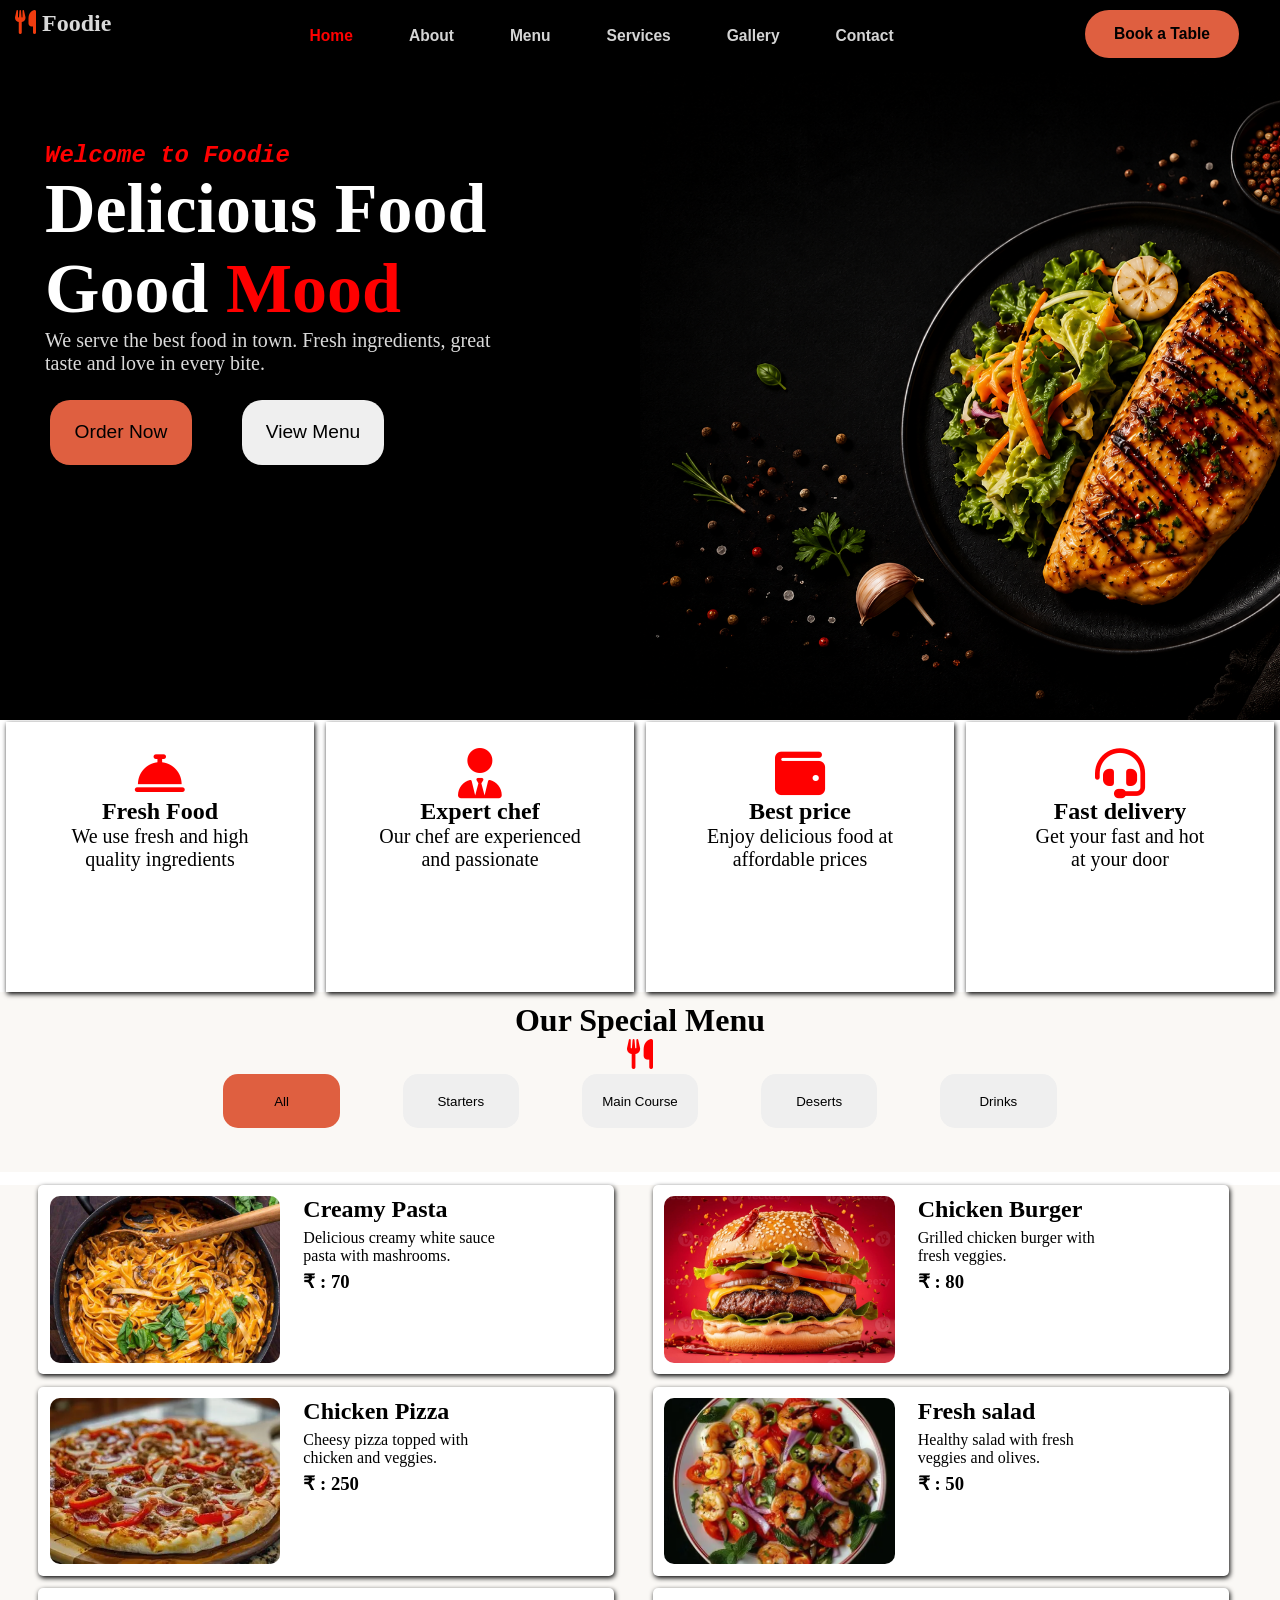
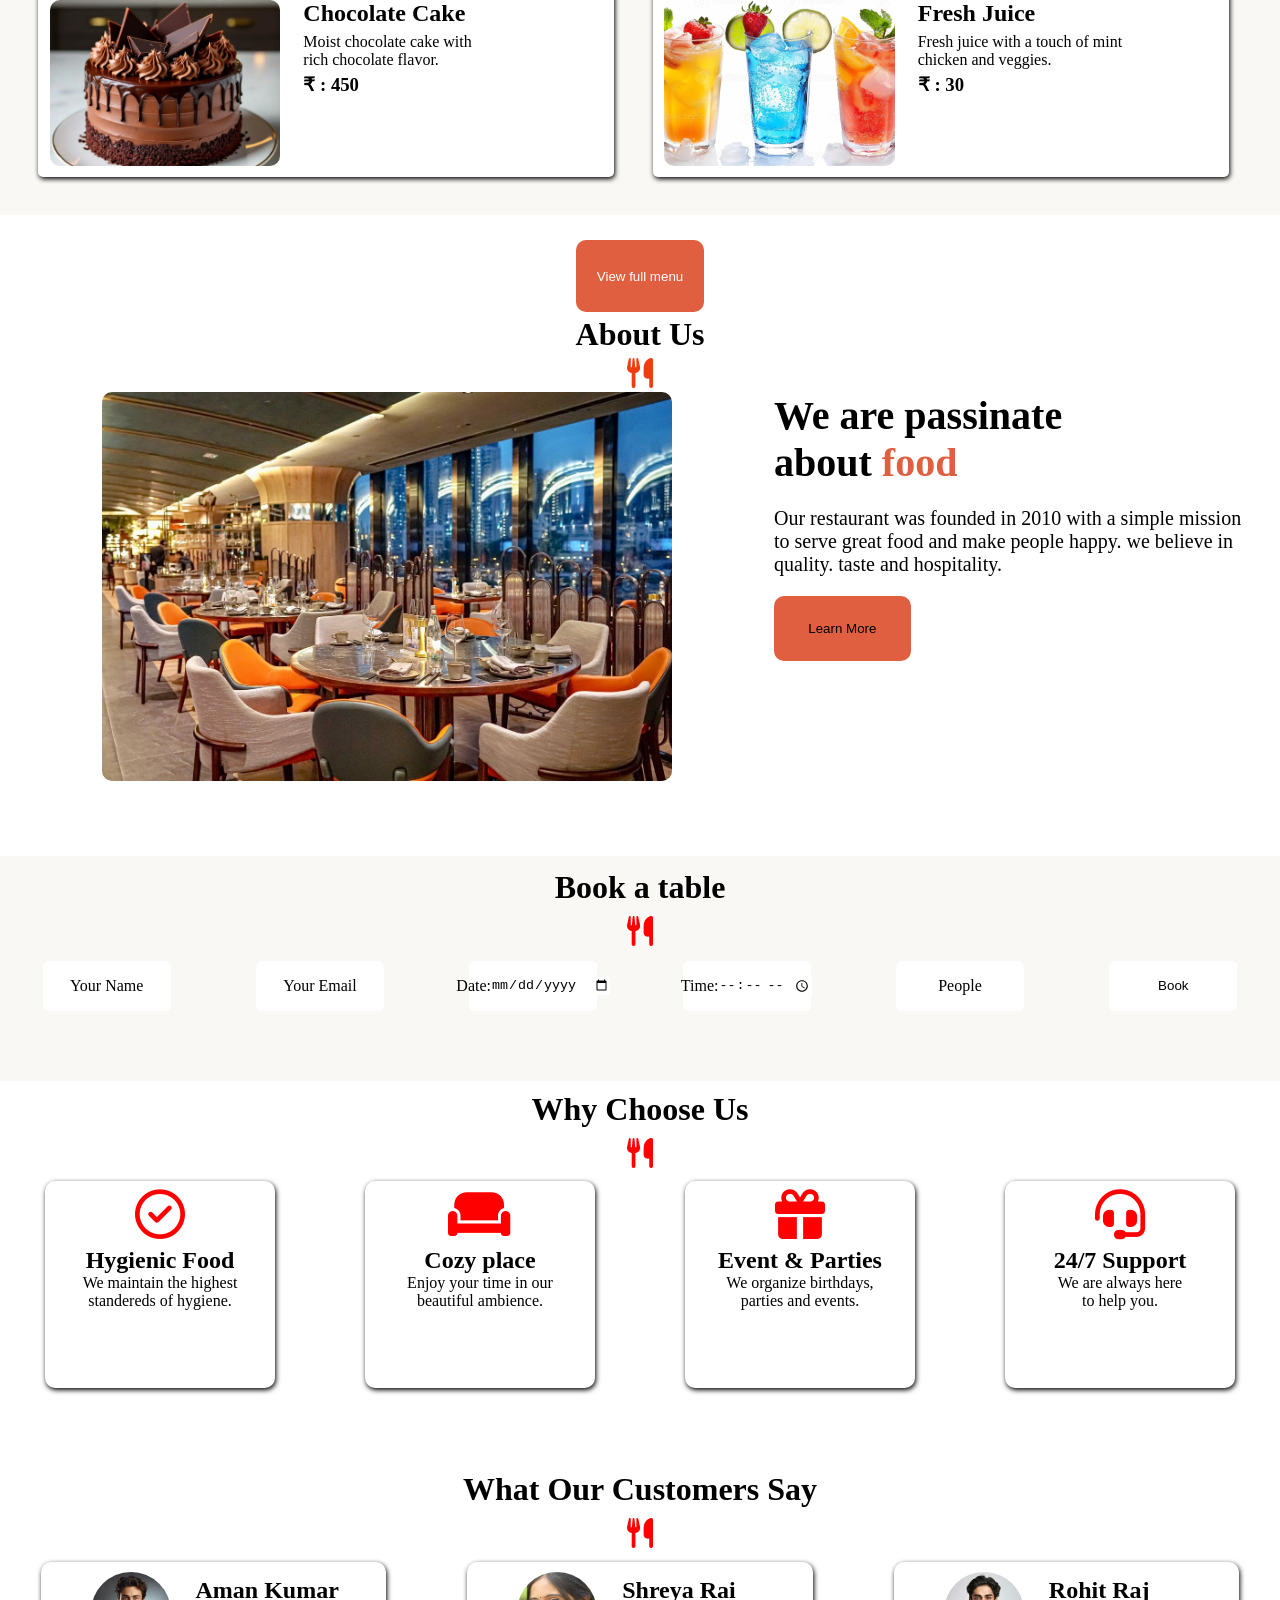
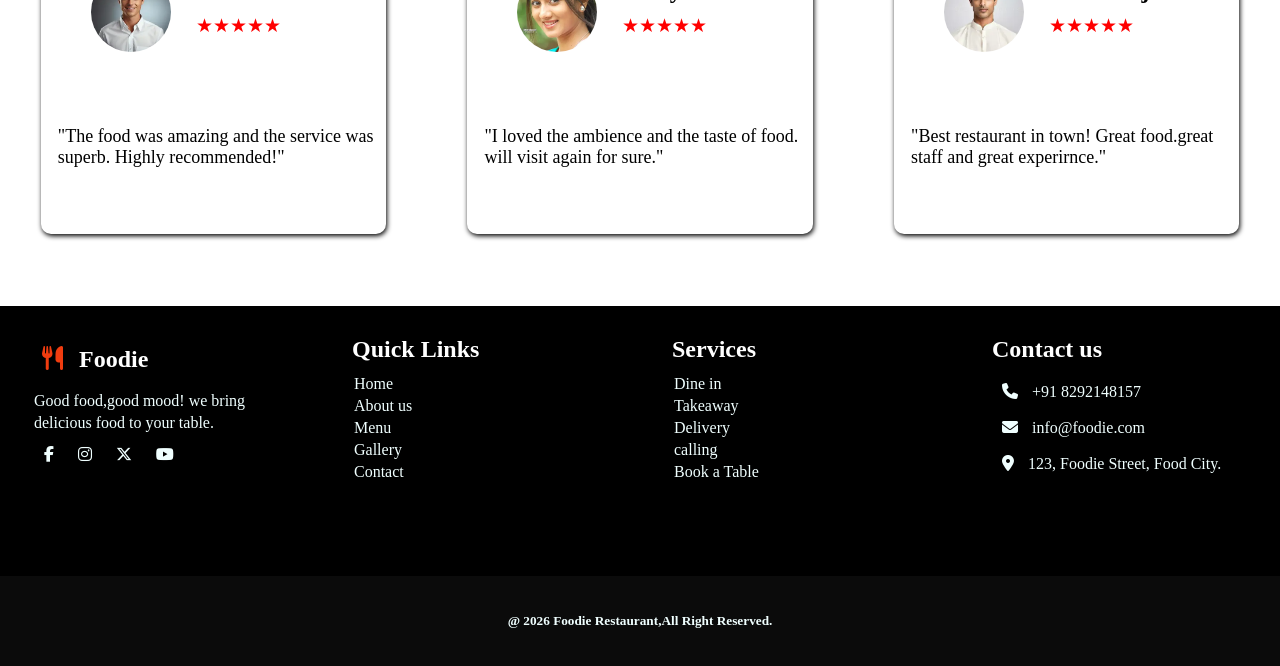
<file: index.html>
<!DOCTYPE html>
<html lang="en">
<head>
    <meta charset="UTF-8">
    <meta name="viewport" content="width=device-width, initial-scale=1.0">
    <title>Restaurant</title>
    <link rel="stylesheet" href="restro.css">
    <link rel="stylesheet" href="https://cdnjs.cloudflare.com/ajax/libs/font-awesome/6.5.2/css/all.min.css">
</head>
<body>
    <div id="main">
        <div id="header">
            <div id="box1">
                <h2><i class="fa-solid fa-utensils"></i>
                Foodie</h2>
            </div>
            <div id="box2">
                <button style="border: none;" class="clas"><h3 style="color:red ;background-color: black;">Home</h3></button>
                <button style="border: none;" class="clas"><h3 style="background-color: black; color:rgba(255, 255, 255, 0.831) ">About</h3></button>
                <button style="border: none;" class="clas"><h3 style="background-color: black; color:rgba(255, 255, 255, 0.831) ">Menu</h3></button>
                <button style="border: none;" class="clas"><h3 style="background-color: black; color:rgba(255, 255, 255, 0.831) ">Services</h3></button>
                <button style="border: none;" class="clas"><h3 style="background-color: black; color:rgba(255, 255, 255, 0.831) ">Gallery</h3></button>
                <button style="border: none;" class="clas"><h3 style="background-color: black; color:rgba(255, 255, 255, 0.831) ">Contact</h3></button>
            </div>
            <div id="box3">
                <button style="border: none;" id="box4"><h3>Book a Table</h3></button>
            </div>
        </div>
        <div id="fakeheader"></div>
        <div id="hero">
            <div id="part1">
                <h2 style="color: rgb(255, 0, 0);">Welcome to Foodie</h2>
                <h1 style="color: rgba(255, 255, 255);"> Delicious Food</h1>
                <h1><span style="color: rgba(255, 255, 255);">Good</span> <span style="color:rgba(255,0, 0);">Mood</span></h1>
                <p style="color: rgba(255, 255, 255, 0.854);">We serve the best food in town. Fresh ingredients, great</p>
                 <p style="color: rgba(255, 255, 255, 0.854);">taste and love in every bite.</p>
                 <div id="buy">
            <button style="border: none;" id="order">Order Now</button>
            <button style="border: none; color: black;" id="menu" >View Menu</button>
            </div>
            </div>
            <div id="part2">
                <img src="prooimg.png" alt="">
            </div>
        </div>
        <div id="best">
            <div class="quality">
                <i style="color: red; font-size:50px;" class="fa-solid fa-bell-concierge"></i>
                <h2>Fresh Food</h2>
                <p>We use fresh and high</p>
                <p> quality ingredients</p>
            </div>
            <div class="quality">
                <i style="color: red; font-size:50px;" class="fa-solid fa-user-tie"></i>
                <h2>Expert chef</h2>
                <p>Our chef are experienced</p>
                <p>and passionate</p>
            </div>
            <div class="quality">
                <i style="color: red; font-size:50px;" class="fa-solid fa-wallet"></i>
                <h2>Best price</h2>
                <p>Enjoy delicious food at</p>
                <p>affordable prices</p>
            </div>
            <div class="quality">
                <i style="color: red; font-size:50px;" class="fa-solid fa-headset"></i>
                <h2>Fast delivery</h2>
                <p>Get your fast and hot</p>
                <p> at your door</p>
            </div>
        </div>
        <div id="special">
            <h1 style="text-align: center; padding-top: 10px; ">Our Special Menu </h1>
            <i class="fa-solid fa-utensils"></i>
            <div id="speciall">
                <button style="background-color:rgb(223, 95, 64) ;border: none;" class="items">All</button>
                <button style="border: none;" class="items">Starters</button>
                <button style="border: none;" class="items">Main Course</button>
                <button style="border: none;" class="items">Deserts</button>
                <button style="border: none;" class="items">Drinks</button>
            </div>
        </div>
        <div id="food">
            <div id="foods">
                <div id="type">
                    <div class="image">
                       <img src="spicy-creamy-mushroom-pasta-recipe-3-720x900.jpg" alt="">
                    </div>
                    <div class="name">
                        <h2>Creamy Pasta</h2>
                       <p> Delicious creamy white sauce </p>
                       <p>pasta with mashrooms.</p>
                       <h3>&#8377; : 70</h3>
                    </div>
                </div>
                <div id="type">
                    <div class="image">
                       <img src="spicy-gourmet-burger-with-chili-peppers-delicious-fast-food-photo.jpg" alt="">
                    </div>
                    <div class="name">
                        <h2>Chicken Burger</h2>
                       <p> Grilled chicken burger with </p>
                       <p>fresh veggies.</p>
                       <h3>&#8377; : 80</h3>
                    </div>
                </div>
            </div>
            <div id="foods">
                <div id="type">
                    <div class="image">
                       <img src="OIP.webp" alt="">
                    </div>
                    <div class="name">
                        <h2>Chicken Pizza</h2>
                       <p> Cheesy pizza topped with  </p>
                       <p>chicken and veggies.</p>
                       <h3>&#8377; : 250</h3>
                    </div>
                </div>
                <div id="type">
                    <div class="image">
                       <img src="OIP (1).webp" alt="">
                    </div>
                    <div class="name">
                        <h2>Fresh salad</h2>
                       <p> Healthy salad with fresh   </p>
                       <p>veggies and olives.</p>
                       <h3>&#8377; : 50</h3>
                    </div>
                </div>
            </div>
            <div id="foods">
                <div id="type">
                    <div class="image">
                       <img src="a_hyperrealistic_decadent_chocolate_cake--1--pnp7e.webp" alt="">
                    </div>
                    <div class="name">
                        <h2>Chocolate Cake</h2>
                       <p>Moist chocolate cake with</p>
                       <p>rich chocolate flavor.</p>
                       <h3>&#8377; : 450</h3>
                    </div>
                </div>
                <div id="type">
                    <div class="image">
                       <img src="ai-generated-pictures-of-delicious-and-beautiful-drinks-photo.jpg" alt="">
                    </div>
                    <div class="name">
                        <h2>Fresh Juice</h2>
                       <p>Fresh juice with a touch of mint</p>
                       <p>chicken and veggies.</p>
                       <h3>&#8377; : 30</h3>
                    </div>
                </div>
            </div>
        </div>
        <button style="border: none;" id="fulmenu">View full menu</button>
        <div id="about">
            <h1 style="text-align: center;">About Us</h1>
            <i style="padding-left: 49%; padding-top: 5px;font-size: 30px;" class="fa-solid fa-utensils"></i>
            <div id="room">
                <div id="fig">
                    <img src="caption.jpg" alt="">
                </div>
                <div id="passion">
                    <h2>We are passinate</h2>
                    <h2 style="padding-bottom: 4%;"><span>about</span> <span style="color:rgb(223, 95, 64) ;">food</span></h2>
                    <p>Our restaurant was founded in 2010 with a simple mission</p>
                    <p>to serve great food and make people happy. we believe in</p>
                    <p style="padding-bottom: 4%;">quality. taste and hospitality.</p> 
                    <button style="border: none;" id="learn">Learn More</button>
                </div>
            </div>
        </div>
        <div id="table">
            <h1 style="padding-top: 1%; text-align: center;">Book a table</h1>
            <i class="fa-solid fa-utensils"></i>
            <div id="booktable">
                <div  class="book">Your Name</div>
                <div class="book">Your Email</div>
                <div class="book" >
                    Date:
                    <input style="border: none;" type="date" placeholder="Date">
                </div>
                <div class="book">
                    Time:
                    <input style="border: none;" type="time" placeholder="time">
                </div>
                <div class="book">
                    People   
                </div>
                <button style="border: none;" class="book">Book</button>
            </div>
        </div>
        <div id="choose">
                <h1>Why Choose Us</h1>
                <i class="fa-solid fa-utensils"></i>
                <div id="chose">
                    <div id="specility">
                        <i class="fa-regular fa-circle-check"></i>
                        <h2>Hygienic Food</h2>
                        <p>We maintain the highest</p>
                        <p>standereds of hygiene.</p>
                    </div>
                    <div id="specility">
                        <i class="fa-solid fa-couch"></i>
                        <h2>Cozy place</h2>
                        <p>Enjoy your time in our</p>
                         <p>beautiful ambience.</p>   
                    </div>
                    <div id="specility">
                        <i class="fa-solid fa-gift"></i>
                        <h2>Event &amp; Parties</h2>
                        <p>We organize birthdays,</p>
                        <p>parties and events.</p>
                    </div>
                    <div id="specility">
                         <i class="fa-solid fa-headset"></i>
                        <h2>24/7 Support</h2>
                        <p>We are always here</p>
                        <p>to help you.</p>
                    </div>
                </div>
            </div>
            <div id="customer">
                <h1>What Our Customers Say</h1>
                <i class="fa-solid fa-utensils"></i>
                <div id="customers">
                    <div id="specilities">
                        <div id="people">
                            <div id="face">
                                <img src="OIP (2).webp" alt="">
                            </div>
                            <div id="star">
                                 <h2>Aman Kumar</h2>
                                <p style="color: red;font-size: larger;">&#9733;&#9733;&#9733;&#9733;&#9733;</p>
                            </div>
                        </div>
                        <div id="openioun">
                            <p>"The food was amazing and the service was</p>
                            <p>superb. Highly recommended!"</p>
                        </div>
                    </div>
                    <div id="specilities">
                        <div id="people">
                            <div id="face">
                                <img src="OIP (3).webp" alt="">
                            </div>
                            <div id="star">
                                 <h2>Shreya Rai</h2>
                                <p style="color: red;font-size: larger;">&#9733;&#9733;&#9733;&#9733;&#9733;</p>
                            </div>
                        </div>
                        <div id="openioun">
                            <p>"I loved the ambience and the taste of food.</p>
                            <p> will visit again for sure."</p>
                        </div>
                    </div>
                    <div id="specilities">
                         <div id="people">
                            <div id="face">
                                <img src="OIP (4).webp" alt="">
                            </div>
                            <div id="star">
                                <h2>Rohit Raj</h2>
                                <p style="color: red;font-size: larger;">&#9733;&#9733;&#9733;&#9733;&#9733;</p>
                            </div>
                        </div>
                        <div id="openioun">
                            <p>"Best restaurant in town! Great food.great </p>
                            <p>staff and great experirnce."</p>
                        </div>
                    </div>
                    </div>
            </div>
            <div id="last">
                <div id="rec">
                     <h2><i style="color: rgb(240, 60, 15) ;" class="fa-solid fa-utensils"></i> Foodie</h2>
                     <p>Good food,good mood! we bring</p>
                     <p>delicious food to your table.</p>
                     <p>
                        <i class="fa-brands fa-facebook-f"></i>
                        <i class="fa-brands fa-instagram"></i>
                        <i class="fa-brands fa-x-twitter"></i>
                        <i class="fa-brands fa-youtube"></i>
                     </p>
                </div>
                <div id="rec">
                    <h2>Quick Links</h2>
                    <p>Home</p>
                    <p>About us</p>
                    <p>Menu</p>
                    <p>Gallery</p>
                    <p>Contact</p>
                </div>
                <div id="rec">
                    <h2>Services</h2>
                    <p>Dine in</p>
                    <p>Takeaway</p>
                    <p>Delivery</p>
                    <p>calling</p>
                    <p>Book a Table</p>
                </div>
                <div style="color:azure;" id="rec">
                    <h2 >Contact us</h2>
                    <i class="fa-solid fa-phone"></i>
                    <span>+91 8292148157</span>
                    <br>
                    <i class="fa-solid fa-envelope"></i>
                    <span>info@foodie.com</span>
                    <br>
                    <i class="fa-solid fa-location-dot"></i>
                    <span>123, Foodie Street, Food City.</span>
                </div>
            </div>
            <div id="end">
                <h5>@ 2026 Foodie Restaurant,All Right Reserved.</h5>
            </div>
        </div>
</body>
</html>
</file>
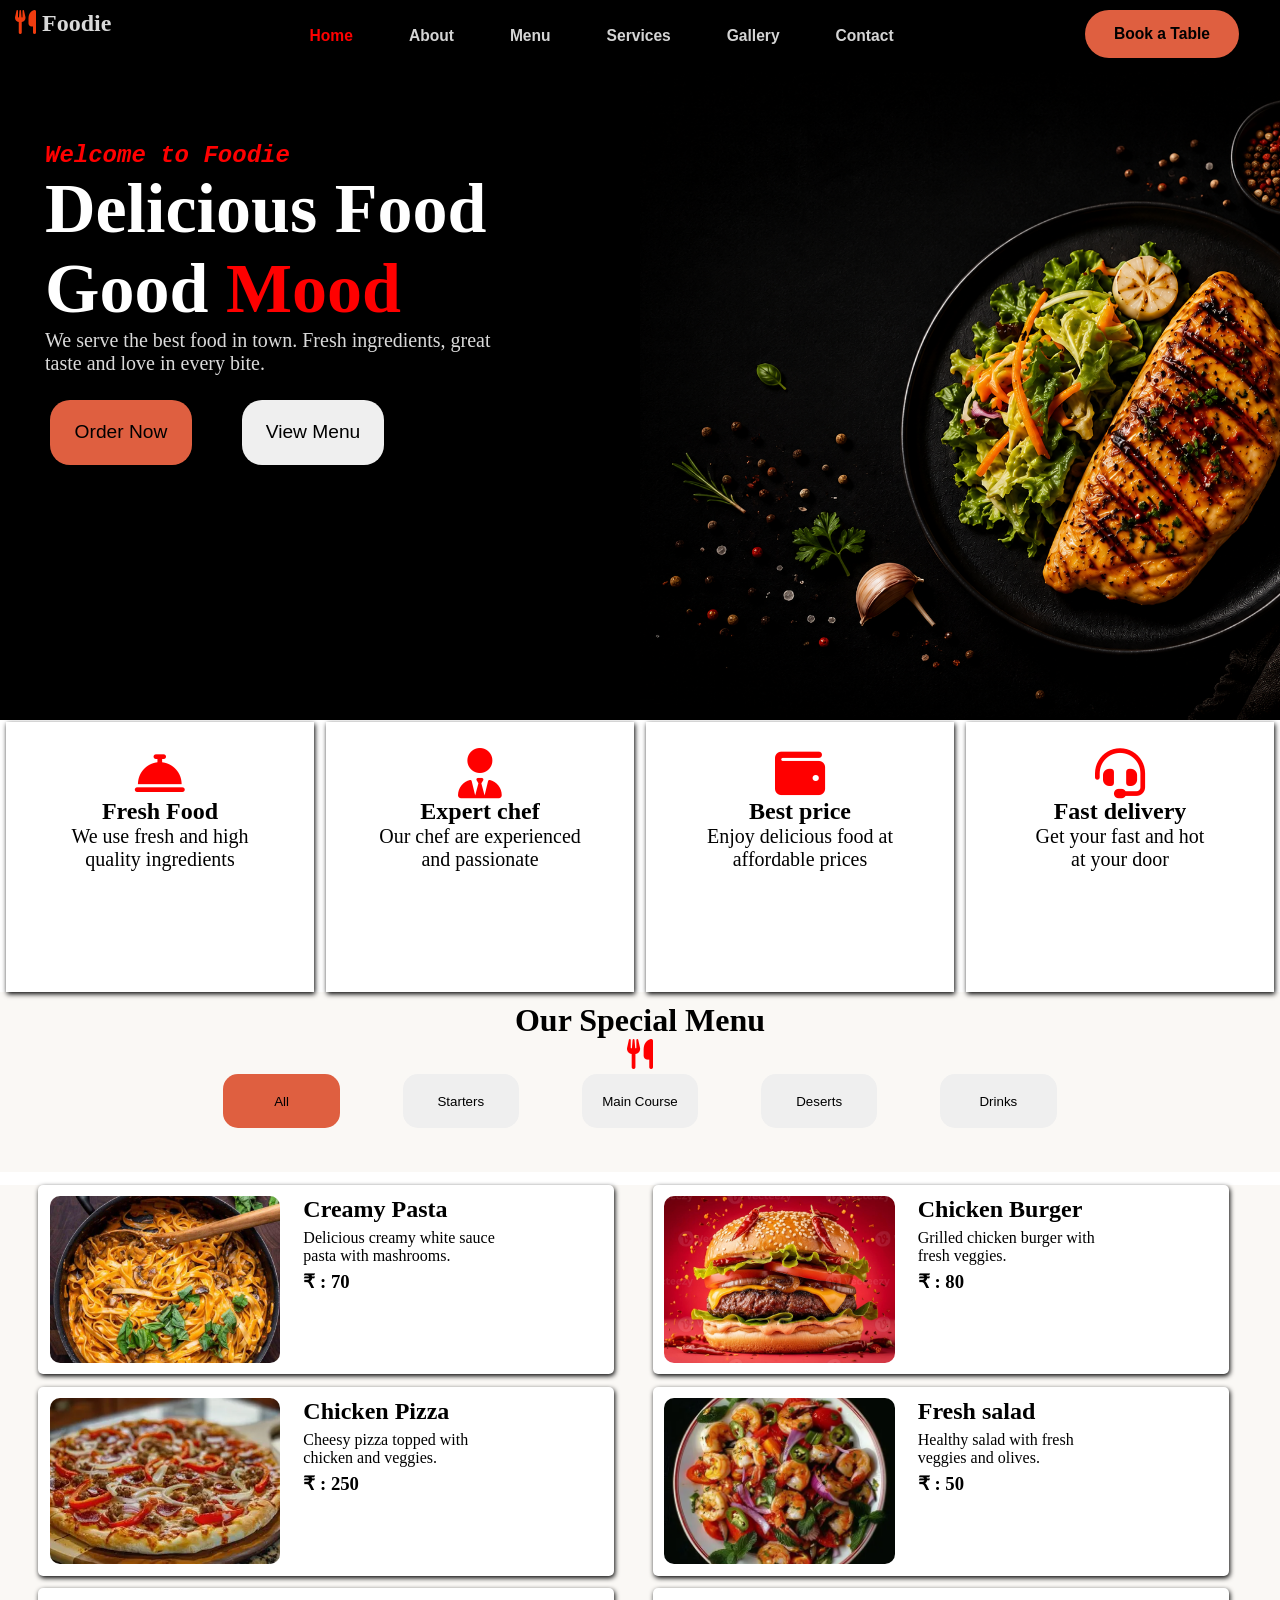
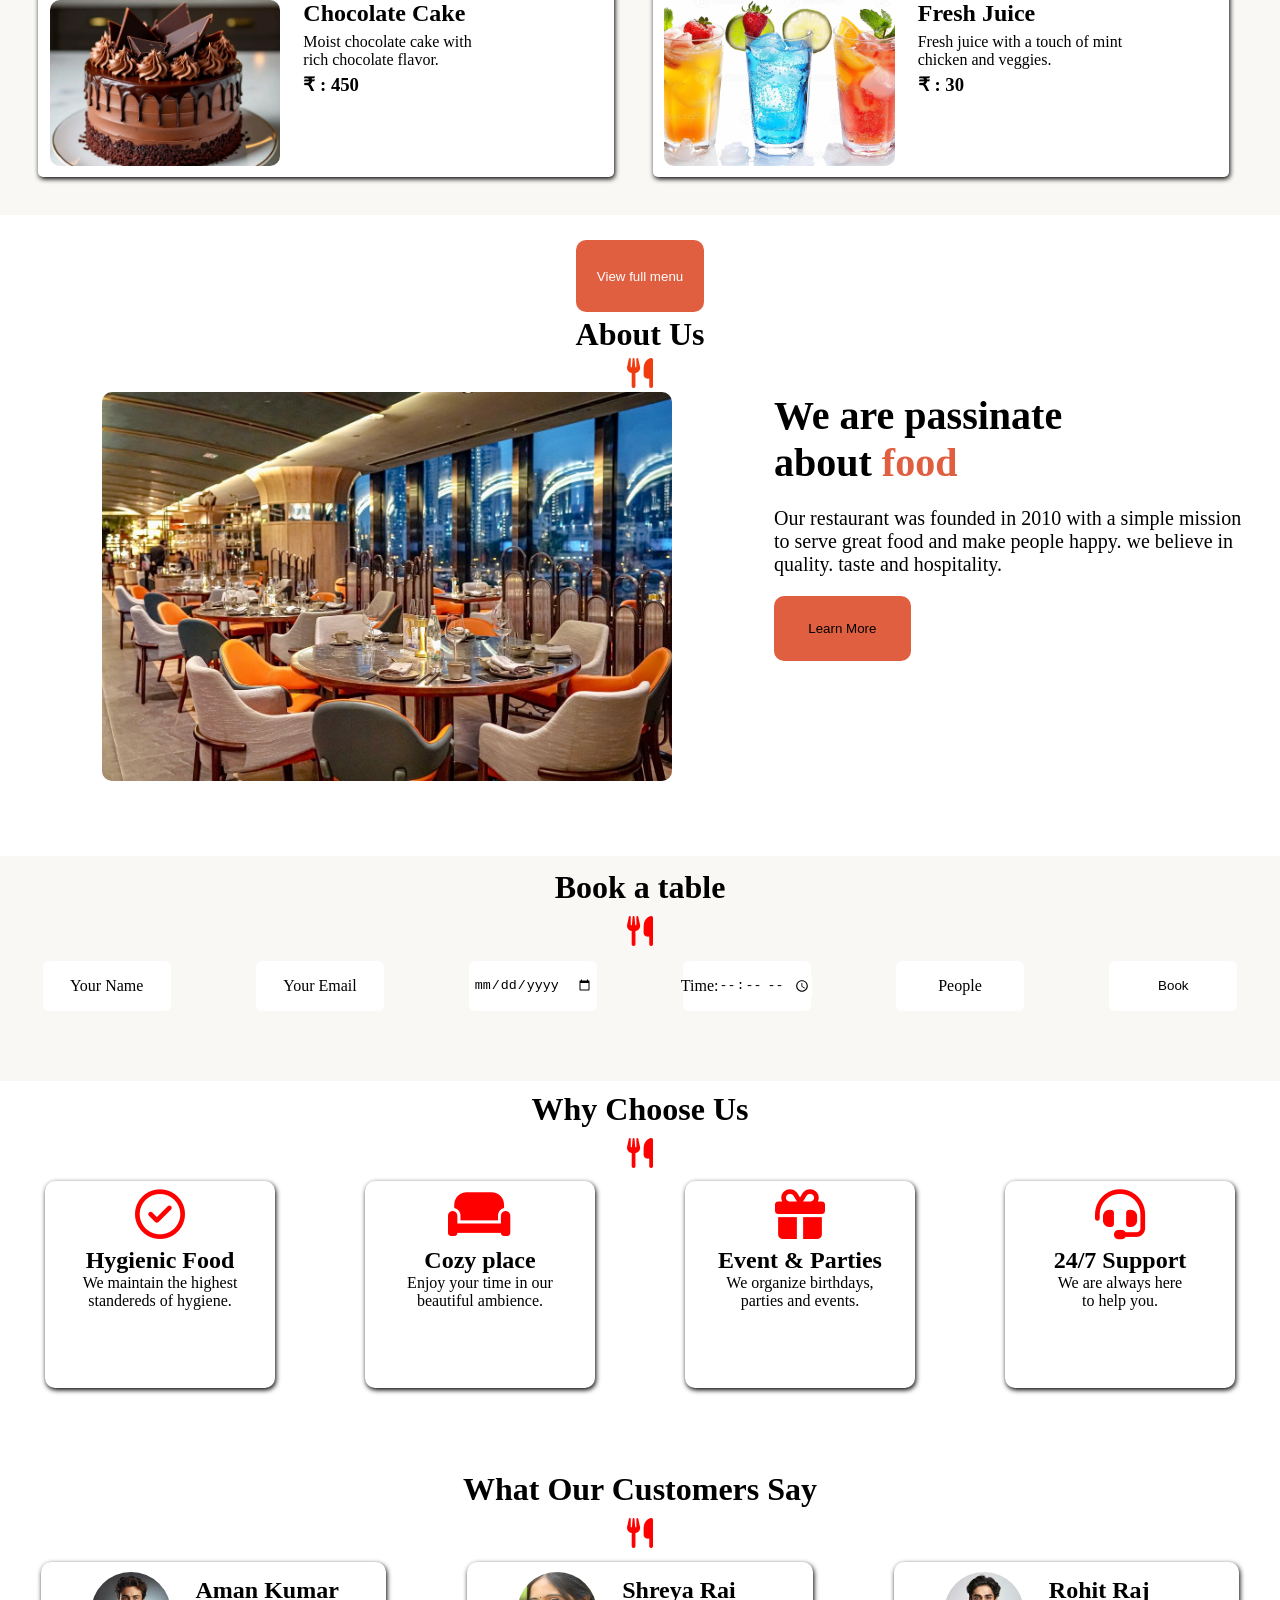
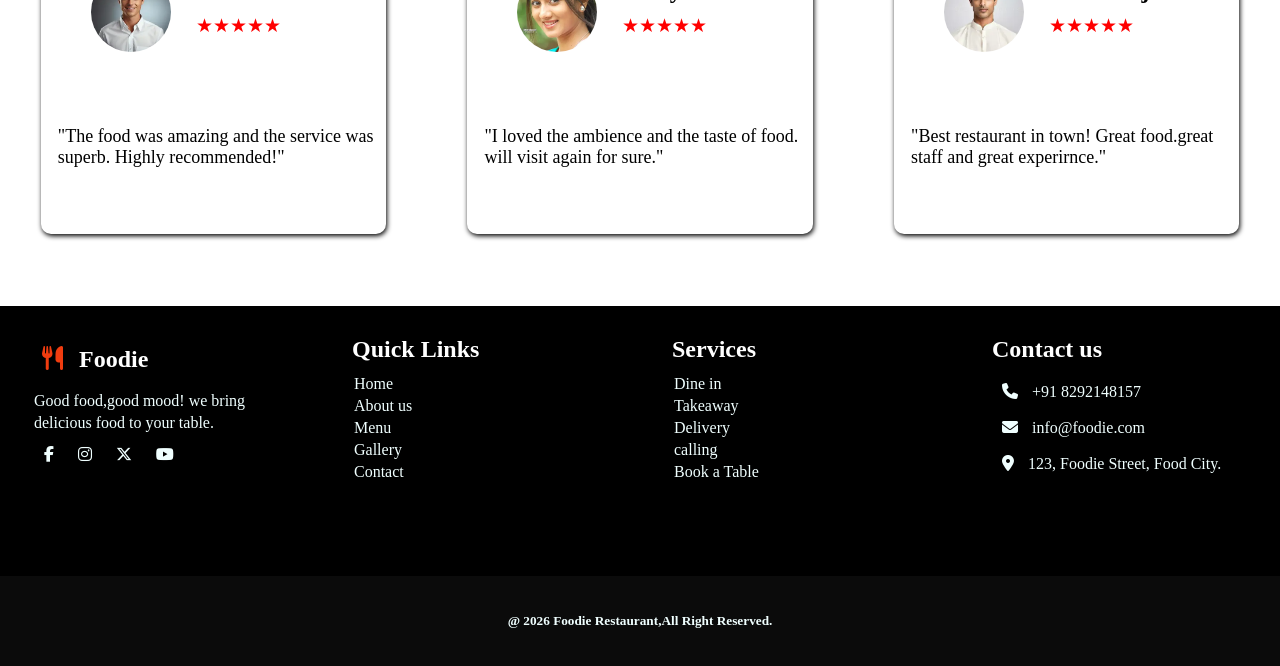
<file: restro.html>
<!DOCTYPE html>
<html lang="en">
<head>
    <meta charset="UTF-8">
    <meta name="viewport" content="width=device-width, initial-scale=1.0">
    <title>Restaurant</title>
    <link rel="stylesheet" href="restro.css">
    <link rel="stylesheet" href="https://cdnjs.cloudflare.com/ajax/libs/font-awesome/6.5.2/css/all.min.css">
</head>
<body>
    <div id="main">
        <div id="header">
            <div id="box1">
                <h2><i class="fa-solid fa-utensils"></i>
                Foodie</h2>
            </div>
            <div id="box2">
                <button style="border: none;" class="clas"><h3 style="color:red ;background-color: black;">Home</h3></button>
                <button style="border: none;" class="clas"><h3 style="background-color: black; color:rgba(255, 255, 255, 0.831) ">About</h3></button>
                <button style="border: none;" class="clas"><h3 style="background-color: black; color:rgba(255, 255, 255, 0.831) ">Menu</h3></button>
                <button style="border: none;" class="clas"><h3 style="background-color: black; color:rgba(255, 255, 255, 0.831) ">Services</h3></button>
                <button style="border: none;" class="clas"><h3 style="background-color: black; color:rgba(255, 255, 255, 0.831) ">Gallery</h3></button>
                <button style="border: none;" class="clas"><h3 style="background-color: black; color:rgba(255, 255, 255, 0.831) ">Contact</h3></button>
            </div>
            <div id="box3">
                <button style="border: none;" id="box4"><h3>Book a Table</h3></button>
            </div>
        </div>
        <div id="fakeheader"></div>
        <div id="hero">
            <div id="part1">
                <h2 style="color: rgb(255, 0, 0);">Welcome to Foodie</h2>
                <h1 style="color: rgba(255, 255, 255);"> Delicious Food</h1>
                <h1><span style="color: rgba(255, 255, 255);">Good</span> <span style="color:rgba(255,0, 0);">Mood</span></h1>
                <p style="color: rgba(255, 255, 255, 0.854);">We serve the best food in town. Fresh ingredients, great</p>
                 <p style="color: rgba(255, 255, 255, 0.854);">taste and love in every bite.</p>
                 <div id="buy">
            <button style="border: none;" id="order">Order Now</button>
            <button style="border: none; color: black;" id="menu" >View Menu</button>
            </div>
            </div>
            <div id="part2">
                <img src="prooimg.png" alt="">
            </div>
        </div>
        <div id="best">
            <div class="quality">
                <i style="color: red; font-size:50px;" class="fa-solid fa-bell-concierge"></i>
                <h2>Fresh Food</h2>
                <p>We use fresh and high</p>
                <p> quality ingredients</p>
            </div>
            <div class="quality">
                <i style="color: red; font-size:50px;" class="fa-solid fa-user-tie"></i>
                <h2>Expert chef</h2>
                <p>Our chef are experienced</p>
                <p>and passionate</p>
            </div>
            <div class="quality">
                <i style="color: red; font-size:50px;" class="fa-solid fa-wallet"></i>
                <h2>Best price</h2>
                <p>Enjoy delicious food at</p>
                <p>affordable prices</p>
            </div>
            <div class="quality">
                <i style="color: red; font-size:50px;" class="fa-solid fa-headset"></i>
                <h2>Fast delivery</h2>
                <p>Get your fast and hot</p>
                <p> at your door</p>
            </div>
        </div>
        <div id="special">
            <h1 style="text-align: center; padding-top: 10px; ">Our Special Menu </h1>
            <i class="fa-solid fa-utensils"></i>
            <div id="speciall">
                <button style="background-color:rgb(223, 95, 64) ;border: none;" class="items">All</button>
                <button style="border: none;" class="items">Starters</button>
                <button style="border: none;" class="items">Main Course</button>
                <button style="border: none;" class="items">Deserts</button>
                <button style="border: none;" class="items">Drinks</button>
            </div>
        </div>
        <div id="food">
            <div id="foods">
                <div id="type">
                    <div class="image">
                       <img src="spicy-creamy-mushroom-pasta-recipe-3-720x900.jpg" alt="">
                    </div>
                    <div class="name">
                        <h2>Creamy Pasta</h2>
                       <p> Delicious creamy white sauce </p>
                       <p>pasta with mashrooms.</p>
                       <h3>&#8377; : 70</h3>
                    </div>
                </div>
                <div id="type">
                    <div class="image">
                       <img src="spicy-gourmet-burger-with-chili-peppers-delicious-fast-food-photo.jpg" alt="">
                    </div>
                    <div class="name">
                        <h2>Chicken Burger</h2>
                       <p> Grilled chicken burger with </p>
                       <p>fresh veggies.</p>
                       <h3>&#8377; : 80</h3>
                    </div>
                </div>
            </div>
            <div id="foods">
                <div id="type">
                    <div class="image">
                       <img src="OIP.webp" alt="">
                    </div>
                    <div class="name">
                        <h2>Chicken Pizza</h2>
                       <p> Cheesy pizza topped with  </p>
                       <p>chicken and veggies.</p>
                       <h3>&#8377; : 250</h3>
                    </div>
                </div>
                <div id="type">
                    <div class="image">
                       <img src="OIP (1).webp" alt="">
                    </div>
                    <div class="name">
                        <h2>Fresh salad</h2>
                       <p> Healthy salad with fresh   </p>
                       <p>veggies and olives.</p>
                       <h3>&#8377; : 50</h3>
                    </div>
                </div>
            </div>
            <div id="foods">
                <div id="type">
                    <div class="image">
                       <img src="a_hyperrealistic_decadent_chocolate_cake--1--pnp7e.webp" alt="">
                    </div>
                    <div class="name">
                        <h2>Chocolate Cake</h2>
                       <p>Moist chocolate cake with</p>
                       <p>rich chocolate flavor.</p>
                       <h3>&#8377; : 450</h3>
                    </div>
                </div>
                <div id="type">
                    <div class="image">
                       <img src="ai-generated-pictures-of-delicious-and-beautiful-drinks-photo.jpg" alt="">
                    </div>
                    <div class="name">
                        <h2>Fresh Juice</h2>
                       <p>Fresh juice with a touch of mint</p>
                       <p>chicken and veggies.</p>
                       <h3>&#8377; : 30</h3>
                    </div>
                </div>
            </div>
        </div>
        <button style="border: none;" id="fulmenu">View full menu</button>
        <div id="about">
            <h1 style="text-align: center;">About Us</h1>
            <i style="padding-left: 49%; padding-top: 5px;font-size: 30px;" class="fa-solid fa-utensils"></i>
            <div id="room">
                <div id="fig">
                    <img src="caption.jpg" alt="">
                </div>
                <div id="passion">
                    <h2>We are passinate</h2>
                    <h2 style="padding-bottom: 4%;"><span>about</span> <span style="color:rgb(223, 95, 64) ;">food</span></h2>
                    <p>Our restaurant was founded in 2010 with a simple mission</p>
                    <p>to serve great food and make people happy. we believe in</p>
                    <p style="padding-bottom: 4%;">quality. taste and hospitality.</p> 
                    <button style="border: none;" id="learn">Learn More</button>
                </div>
            </div>
        </div>
        <div id="table">
            <h1 style="padding-top: 1%; text-align: center;">Book a table</h1>
            <i class="fa-solid fa-utensils"></i>
            <div id="booktable">
                <div  class="book">Your Name</div>
                <div class="book">Your Email</div>
                <div class="book" >
                    <input style="border: none;" type="date" placeholder="Date">
                </div>
                <div class="book">
                    Time:
                    <input style="border: none;" type="time" placeholder="time">
                </div>
                <div class="book">
                    People   
                </div>
                <button style="border: none;" class="book">Book</button>
            </div>
        </div>
        <div id="choose">
                <h1>Why Choose Us</h1>
                <i class="fa-solid fa-utensils"></i>
                <div id="chose">
                    <div id="specility">
                        <i class="fa-regular fa-circle-check"></i>
                        <h2>Hygienic Food</h2>
                        <p>We maintain the highest</p>
                        <p>standereds of hygiene.</p>
                    </div>
                    <div id="specility">
                        <i class="fa-solid fa-couch"></i>
                        <h2>Cozy place</h2>
                        <p>Enjoy your time in our</p>
                         <p>beautiful ambience.</p>   
                    </div>
                    <div id="specility">
                        <i class="fa-solid fa-gift"></i>
                        <h2>Event &amp; Parties</h2>
                        <p>We organize birthdays,</p>
                        <p>parties and events.</p>
                    </div>
                    <div id="specility">
                         <i class="fa-solid fa-headset"></i>
                        <h2>24/7 Support</h2>
                        <p>We are always here</p>
                        <p>to help you.</p>
                    </div>
                </div>
            </div>
            <div id="customer">
                <h1>What Our Customers Say</h1>
                <i class="fa-solid fa-utensils"></i>
                <div id="customers">
                    <div id="specilities">
                        <div id="people">
                            <div id="face">
                                <img src="OIP (2).webp" alt="">
                            </div>
                            <div id="star">
                                 <h2>Aman Kumar</h2>
                                <p style="color: red;font-size: larger;">&#9733;&#9733;&#9733;&#9733;&#9733;</p>
                            </div>
                        </div>
                        <div id="openioun">
                            <p>"The food was amazing and the service was</p>
                            <p>superb. Highly recommended!"</p>
                        </div>
                    </div>
                    <div id="specilities">
                        <div id="people">
                            <div id="face">
                                <img src="OIP (3).webp" alt="">
                            </div>
                            <div id="star">
                                 <h2>Shreya Rai</h2>
                                <p style="color: red;font-size: larger;">&#9733;&#9733;&#9733;&#9733;&#9733;</p>
                            </div>
                        </div>
                        <div id="openioun">
                            <p>"I loved the ambience and the taste of food.</p>
                            <p> will visit again for sure."</p>
                        </div>
                    </div>
                    <div id="specilities">
                         <div id="people">
                            <div id="face">
                                <img src="OIP (4).webp" alt="">
                            </div>
                            <div id="star">
                                <h2>Rohit Raj</h2>
                                <p style="color: red;font-size: larger;">&#9733;&#9733;&#9733;&#9733;&#9733;</p>
                            </div>
                        </div>
                        <div id="openioun">
                            <p>"Best restaurant in town! Great food.great </p>
                            <p>staff and great experirnce."</p>
                        </div>
                    </div>
                    </div>
            </div>
            <div id="last">
                <div id="rec">
                     <h2><i style="color: rgb(240, 60, 15) ;" class="fa-solid fa-utensils"></i> Foodie</h2>
                     <p>Good food,good mood! we bring</p>
                     <p>delicious food to your table.</p>
                     <p>
                        <i class="fa-brands fa-facebook-f"></i>
                        <i class="fa-brands fa-instagram"></i>
                        <i class="fa-brands fa-x-twitter"></i>
                        <i class="fa-brands fa-youtube"></i>
                     </p>
                </div>
                <div id="rec">
                    <h2>Quick Links</h2>
                    <p>Home</p>
                    <p>About us</p>
                    <p>Menu</p>
                    <p>Gallery</p>
                    <p>Contact</p>
                </div>
                <div id="rec">
                    <h2>Services</h2>
                    <p>Dine in</p>
                    <p>Takeaway</p>
                    <p>Delivery</p>
                    <p>calling</p>
                    <p>Book a Table</p>
                </div>
                <div style="color:azure;" id="rec">
                    <h2 >Contact us</h2>
                    <i class="fa-solid fa-phone"></i>
                    <span>+91 8292148157</span>
                    <br>
                    <i class="fa-solid fa-envelope"></i>
                    <span>info@foodie.com</span>
                    <br>
                    <i class="fa-solid fa-location-dot"></i>
                    <span>123, Foodie Street, Food City.</span>
                </div>
            </div>
            <div id="end">
                <h5>@ 2026 Foodie Restaurant,All Right Reserved.</h5>
            </div>
        </div>
</body>
</html>
</file>
<file: restro.css>
*{
    margin: 0%;
    padding: 0%;
    box-sizing: border-box;
}
body,html{
    height:100%;
    width:100%;
}
#main{
    height:100%;
    width:100%;
}
#fakeheader{
    height: 8%;
    width: 100%;
    background-color: black;
}
#header{
    height: 8%;
    width: 100%;
    background-color: black;
    display: flex;
    color: rgba(255, 255, 255, 0.852);
    position: fixed;
}
#box1{
    height:100%;
    width:10%;
    display: flex;
}
.fa-utensils{
    color:rgb(240, 60, 15);
}
#box1 h2{
    padding-top: 10px;
    padding-left:15px;;
}
#box2{
    height:100%;
    width:50%;
    margin:0% 12%;
    border: none;
    outline: none;
    display: flex;
    align-items: center;
    justify-content: space-around;

}
.clas:hover{
    cursor: pointer;
}
#box3{
    height:100%;
    width: 15%;
}
#box4{
    height: 66%;
    width: 80%;
    border-radius: 30px;
    margin: 10px;
    display: flex;
    align-items: center;
    justify-content: space-around;
    background-color:rgb(223, 95, 64);
}
#box4 h3:hover{
       cursor: pointer;
}
#hero{
   height: 72%;
    width: 100%;
    background-color: black;
    display: flex;
}
#part1{
    height: 100%;
    width: 50%;
    background-color: black;
}
#part1 h2{
    font-family:'Courier New', Courier, monospace;
    font-style: italic;
    padding-top: 70px;
    padding-left:45px ;
}
#part1 h1{
    padding-left:45px ;
    font-size: 70px;
}
#part1 p{
    padding-left:45px; 
    font-size: 20px;
}
#buy{
    width:60%;
    height: 10%;
    margin-top: 25px;
    display: flex;
    align-items: center;
    justify-content: center;
}
#order{
    color: black;
    width: 50%;
    height: 100%;
    display: flex;
    align-items: center;
    justify-content: center;
    font-size:larger ;
    border-radius: 20px;
    margin-left:50px ;
    background-color:rgb(223, 95, 64);
}
#menu{
    color: white;
    width: 50%;
    height: 100%;
    display: flex;
    align-items: center;
    justify-content: center;
    font-size:larger ;
    border-radius: 20px;
    margin-left:50px ;
    border: 1px aliceblue solid;
}
#order:hover{
    background-color: pink;
    cursor: pointer;
}
#menu:hover{
    background-color: pink;
    cursor: pointer;
}
#part2{
    height: 100%;
    width: 50%;
    background-color: black;
     margin-right: 0%;
}
#part2 img{
    height: 100%;
    width: 100%;
    object-fit: cover;
}
#best{
    height: 30%;
    width: 100%;
    margin-top: 2px;
    display: flex;
    display: flex;
    align-items: center;
    justify-content: space-around;
}
.quality{
    height: 100%;
    width: 24%;
    background-color: white;
    text-align: center;
    padding:2% ;
    border-right: 1px;
    box-shadow: 1px 2px 5px black;
}
.quality p{
    font-size: 20px;
}
#special{
    height:20%;
    width: 100%;
    background-color: rgba(221, 210, 189, 0.152);
}
#special i{
    font-size: 30px;
    color: red;
    display: flex;
    align-items: center;
    justify-content: center;
}
#speciall{
    width: 70%;
    height: 30%;
    margin-top: 5px;
    margin-left: 15%;
    display: flex;
    align-items: center;
    justify-content: space-around;
}
.items{
    height: 100%;
    width: 13%;
    border-radius: 15px;
    display: flex;
    align-items: center;
    justify-content: center;
}
.items:hover{
    cursor: pointer;
    background-color: pink;
}
#food{
    width: 100%;
    height: 70%;
    background-color: rgba(221, 210, 189, 0.152);
}
#foods{
    width: 100%;
    height: 30%;
    margin-top: 1%;
    display: flex;
}
#type{
    height: 100%;
    width: 45%;
    margin-left:3%;
    display: flex;
    background-color:white;
    border-radius: 5px;
    box-shadow: 1px 2px 5px black;
}
.image{
    height: 88%;
    width: 40%;
    margin:2%;
}
.name{
    height: 88%;
    width: 50%;
    margin:2%;
}
.name h2{
    padding-bottom: 2%;
}
.name h3{
    padding-top: 2%;
}
.image img{
    height: 100%;
    width: 100%;
    border-radius: 10px;
    object-fit: cover;
}
#fulmenu{
    height: 8%;
    width: 10%;
    background-color:rgb(223, 95, 64) ;
    margin-top: 2%;
    margin-left: 45%;
    margin-bottom: 4px;
    color: white;
    display: flex;
    align-items: center;
    justify-content: center;
    border-radius: 10px;
}
#fulmenu:hover{
    cursor: pointer;
    color: black;
    background-color:pink ;
}
#about{
    width: 100%;
    height: 60%;
}
#room{
    width: 100%;
    height:80% ;
    margin-top: 4px;
    display:flex;
}
#fig{
    height: 90%;
    width: 45%;
    margin-left: 8%;
}
#passion{
    height: 100%;
    width: 40%;
    margin-left: 8%;
}
#passion h2{
    font-size: 40px;
}
#passion p{
    font-size: 20px;
}
#fig img{
    height: 100%;
    width: 100%;
    object-fit: cover;
    border-radius: 10px;
}
#learn{
    height: 15%;
    width: 27%;
    background-color:rgb(223, 95, 64) ;
    border-radius: 10px;
    display: flex;
    align-items: center;
    justify-content: center;
}
#learn:hover{
    cursor: pointer;
    background-color: pink;
    color: black;
}
#table{
    height: 25%;
    width: 100%;
    background-color: rgba(221, 210, 189, 0.152);;
}
#table i{
    font-size: 30px;
    color: red;
    padding-top: 10px;
    display: flex;
    align-items: center;
    justify-content: center;
}
#booktable{
    height: 22%;
    width: 100%;
    margin-top:15px ;
    display: flex;
    align-items: center;
    justify-content: space-around;
}
.book{
    height: 100%;
    width: 10%;
    display: flex;
    align-items: center;
    justify-content: center;
    background-color: white;
    border-radius: 6px;
}
.book:hover{
    cursor: pointer;
    background-color: pink;
    color: black;
}
#choose{
    height: 40%;
    width: 100%;
}
#choose h1{
    padding-top: 10px;
    text-align: center;
    padding-bottom: 10px;
}
#choose i{
    font-size: 30px;
    color: red;
    display: flex;
    align-items: center;
    justify-content: center;
}
#chose{
    height:60% ;
    width: 100%;
    margin-top: 8px;
    display: flex;
    align-items: center;
    justify-content: space-around;
}
#specility i{
    font-size: 50px;
    padding-top: 8px;
    padding-bottom: 8px;
}
#specility{
    height: 96%;
    width: 18%;
    border-radius: 10px;
    box-shadow: 1px 2px 5px black;
    text-align: center;
    background-color:white;
}
#customer{
    height: 45% ;
    width: 100%;
}
#customer h1{
    padding-top: 30px;
    text-align: center;
    padding-bottom: 10px;
}
#customer i{
    font-size: 30px;
    color: red;
    display: flex;
    align-items: center;
    justify-content: center;
}
#customers{
    height:70% ;
    width: 100%;
    margin-top: 8px;
    display: flex;
    align-items: center;
    justify-content: space-around;
}
#specilities{
    height: 96%;
    width: 27%;
    border-radius: 10px;
    box-shadow: 1px 2px 5px black;
    background-color:white;
}
#people{
   height: 50%;
   width: 100%;
   display: flex;
}
#face{
    height: 80px;
    width: 80px;
    border-radius: 80px;
    margin-left: 50px;
    margin-top: 10px;
}
#face img{
    height: 80px;
    width: 80px;
    border-radius: 80px;
    object-fit: cover;
}
#star{
    height: 100%;
    width: 60%;
    margin-left: 25px;
    margin-top: 15px;
}
#star h2{
    padding-bottom: 5%;

}
#openioun{
    height: 45%;
   width: 100%;
   margin-top: 8%;
   margin-left: 5%;
   font-size: large;
}
#last{
    height: 30%;
    width: 100%;
    margin-top: 60px;
    background-color: black;
    display: flex;
    align-items: center;
    justify-content:space-around;
}
#rec{
    height:100%;
    width: 20%;
}
#rec i{
    padding: 10px;
}
#rec h2{
    padding-top: 30px;
    padding-bottom:10px;
    color: white;
}
#rec p{
    color:black ;
    padding: 2px;
    color: azure;
}
#end{
    height: 10%;
    width: 100%;
    color: azure;
    background-color: rgba(0, 0, 0, 0.955);
    display: flex;
    align-items: center;
    justify-content:center;
}
  
@media (max-width: 600px) {

    #header {
        height: 60px;
        align-items: center;
    }

    #fakeheader {
        height: 60px;
    }

    #box1 {
        width: 40%;
    }

    #box1 h2 {
        padding-top: 0;
        padding-left: 8px;
        font-size: 18px;
    }

    #box2 {
        display: none;
    }

    #box3 {
        width: 60%;
    }

    #box4 {
        width: 80%;
        height: 60%;
        margin: auto;
    }

    #hero {
        height: auto;
        display: flex;
        flex-direction: column;
    }

    #part1 {
        width: 100%;
        height: auto;
        padding-bottom: 30px;
    }

    #part1 h2 {
        padding-top: 40px;
        padding-left: 20px;
        font-size: 20px;
    }

    #part1 h1 {
        padding-left: 20px;
        font-size: 42px;
    }

    #part1 p {
        padding-left: 20px;
        padding-right: 20px;
        font-size: 16px;
    }

    #buy {
        width: 90%;
        height: 50px;
    }

    #order,
    #menu {
        margin-left: 10px;
        font-size: 16px;
    }

    #part2 {
        width: 100%;
        height: 300px;
    }

    #best {
        height: auto;
        flex-direction: column;
        gap: 15px;
        padding: 20px;
    }

    .quality {
        width: 100%;
        height: auto;
        padding: 20px;
    }


    
    #special {
        height: auto;
        padding: 20px 0;
    }

    #speciall {
        width: 100%;
        margin-left: 0;
        height: auto;
        flex-wrap: wrap;
        gap: 10px;
    }

    .items {
        width: 30%;
        height: 50px;
    }


    #food {
        height: auto;
        padding-bottom: 30px;
    }

    #foods {
        height: auto;
        flex-direction: column;
        gap: 15px;
    }

    #type {
        width: 94%;
        height: 180px;
        margin-left: 3%;
    }

    .image {
        height: 90%;
        width: 40%;
    }

    .name {
        width: 50%;
    }

    .name h2 {
        font-size: 18px;
    }

    .name h3 {
        font-size: 15px;
    }

    #fulmenu {
        width: 40%;
        height: 50px;
        margin: 20px auto;
    }


    
    #about {
        height: auto;
    }

    #room {
        height: auto;
        flex-direction: column;
    }

    #fig {
        width: 90%;
        height: 300px;
        margin: 20px auto;
    }

    #passion {
        width: 90%;
        height: auto;
        margin: 20px auto;
    }

    #passion h2 {
        font-size: 30px;
    }

    #passion p {
        font-size: 16px;
    }

    #learn {
        width: 40%;
        height: 50px;
        margin-top: 20px;
    }


    #table {
        height: auto;
        padding: 20px 0;
    }

    #booktable {
        height: auto;
        flex-wrap: wrap;
        gap: 10px;
    }

    .book {
        width: 40%;
        height: 50px;
    }

    #choose {
        height: auto;
        padding-bottom: 30px;
    }

    #chose {
        height: auto;
        flex-direction: column;
        gap: 15px;
    }

    #specility {
        width: 90%;
        height: auto;
        min-height: 180px;
        padding: 20px;
    }

    #customer {
        height: auto;
        padding-bottom: 30px;
    }

    #customers {
        height: auto;
        flex-direction: column;
        gap: 20px;
    }

    #specilities {
        width: 90%;
        height: auto;
        min-height: 220px;
    }

    #people {
        height: auto;
    }

    #face {
        margin-left: 20px;
    }

    #star {
        margin-left: 15px;
    }

    #openioun {
        margin-left: 5%;
        width: 90%;
        height: auto;
        margin-top: 20px;
        font-size: 15px;
    }

    #last {
        height: auto;
        margin-top: 30px;
        flex-direction: column;
        align-items: flex-start;
        padding: 30px;
        gap: 20px;
    }

    #rec {
        width: 100%;
        height: auto;
    }

    #end {
        height: 60px;
        text-align: center;
    }
}
</file>
